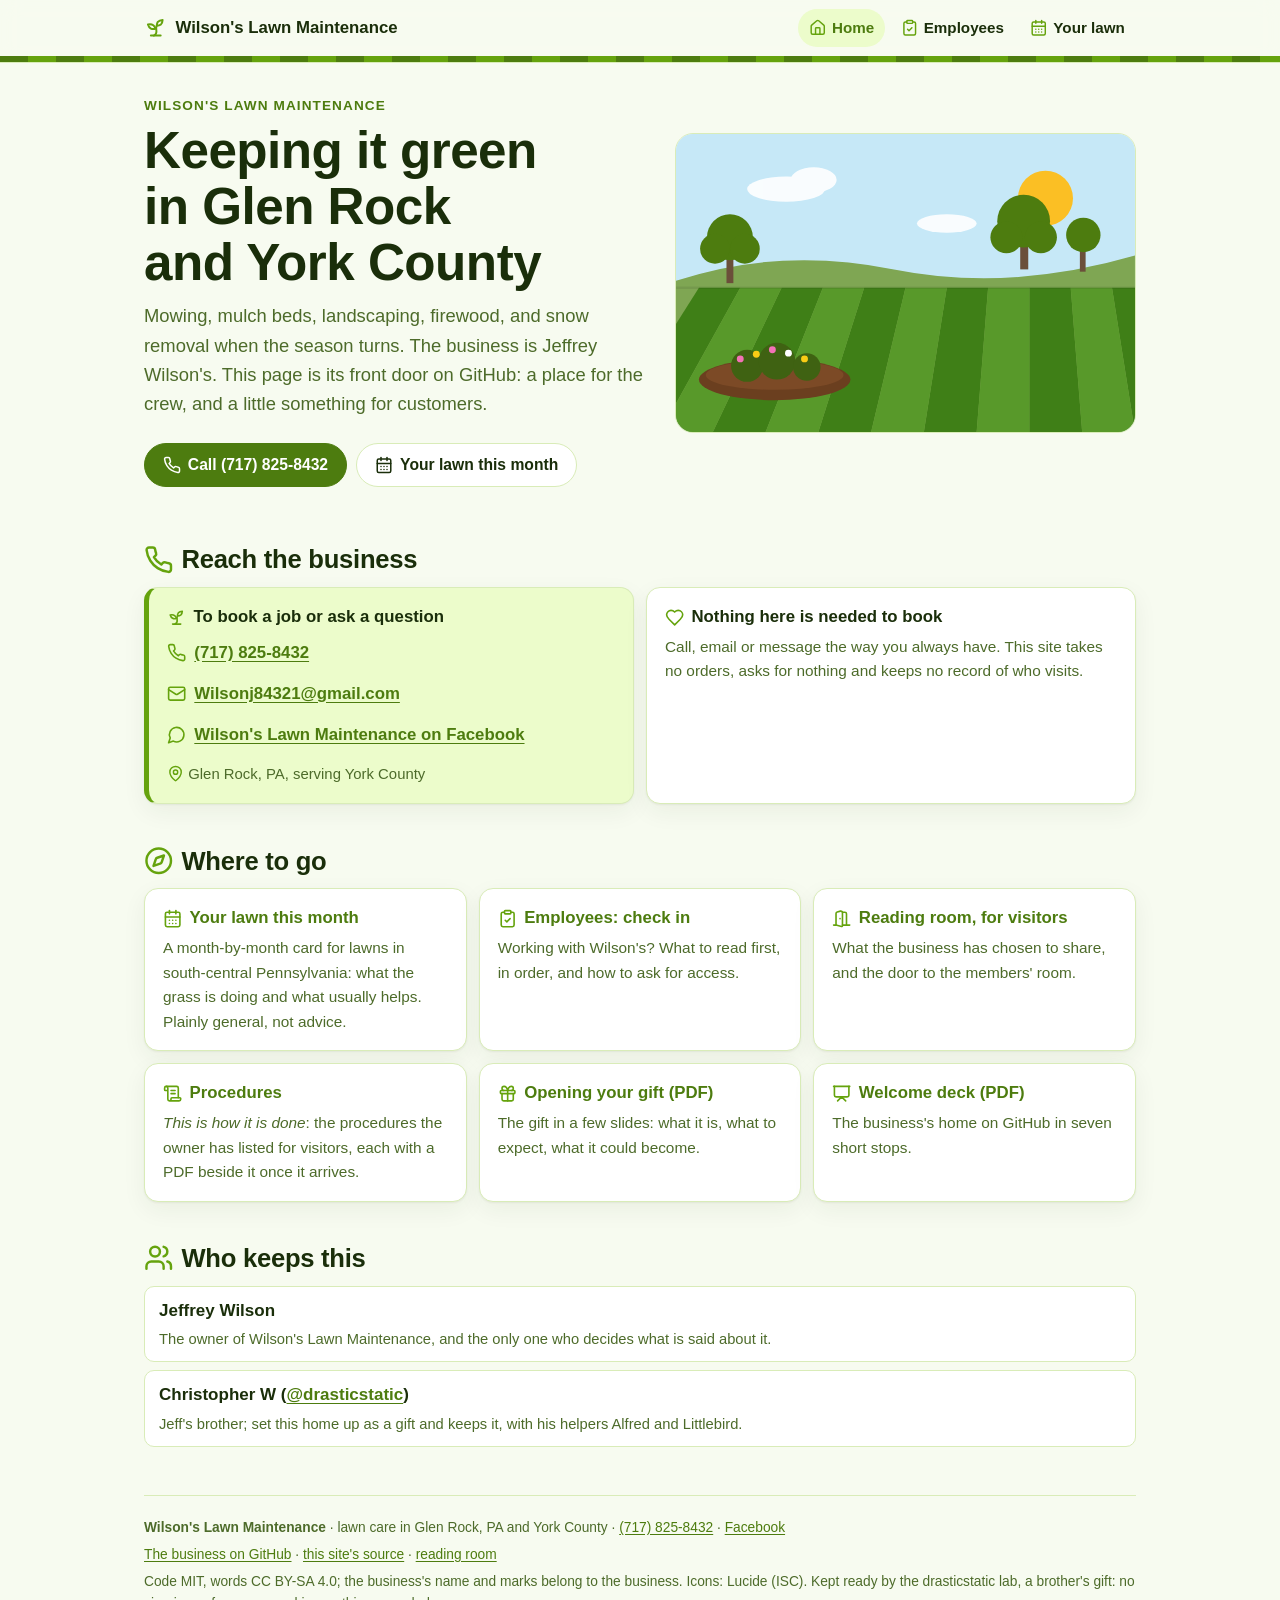
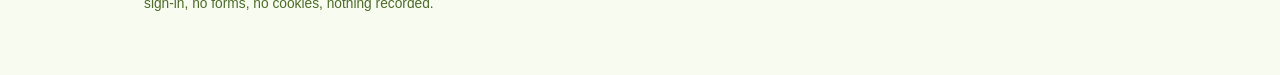
<file: index.html>
<!doctype html>
<html lang="en">
<head>
<meta charset="utf-8">
<meta name="viewport" content="width=device-width, initial-scale=1">
<meta name="color-scheme" content="light dark">
<meta name="theme-color" content="#4d7c0f">
<link rel="icon" href="/assets/favicon.svg" type="image/svg+xml">
<link rel="stylesheet" href="/site.css">
<title>Wilson's Lawn Maintenance on GitHub</title>
<meta name="description" content="Wilson's Lawn Maintenance: lawn care in Glen Rock, PA and York County. How to reach the business, a check-in for the crew, and what your lawn needs this month.">
<link rel="canonical" href="https://wilsonslawnmaintenance.github.io/">
<meta property="og:site_name" content="Wilson's Lawn Maintenance on GitHub">
<meta property="og:type" content="website">
<meta property="og:url" content="https://wilsonslawnmaintenance.github.io/">
<meta property="og:title" content="Wilson's Lawn Maintenance">
<meta property="og:description" content="Lawn care in Glen Rock, PA and York County: mowing, mulch beds, landscaping, firewood, and snow removal when the season turns.">
</head>
<body data-page="home">
<a class="skip" href="#main">Skip to the page</a>
<header class="top">
  <div class="top-in">
    <a class="brand" href="/" aria-label="Wilson's Lawn Maintenance on GitHub, home"><svg class="i" aria-hidden="true" focusable="false" viewBox="0 0 24 24" fill="none" stroke="currentColor" stroke-width="2" stroke-linecap="round" stroke-linejoin="round"><path d="M7 20h10"/><path d="M10 20c5.5-2.5.8-6.4 3-10"/><path d="M9.5 9.4c1.1.8 1.8 2.2 2.3 3.7-2 .4-3.5.4-4.8-.3-1.2-.6-2.3-1.9-3-4.2 2.8-.5 4.4 0 5.5.8z"/><path d="M14.1 6a7 7 0 0 0-1.1 4c1.9-.1 3.3-.6 4.3-1.4 1-1 1.6-2.3 1.7-4.6-2.7.1-4 1-4.9 2z"/></svg><span>Wilson's Lawn Maintenance</span></a>
    <nav class="nav" aria-label="This site">
      <a href="/" data-nav="home" aria-current="page"><svg class="i" aria-hidden="true" focusable="false" viewBox="0 0 24 24" fill="none" stroke="currentColor" stroke-width="2" stroke-linecap="round" stroke-linejoin="round"><path d="M15 21v-8a1 1 0 0 0-1-1h-4a1 1 0 0 0-1 1v8"/><path d="M3 10a2 2 0 0 1 .709-1.528l7-5.999a2 2 0 0 1 2.582 0l7 5.999A2 2 0 0 1 21 10v9a2 2 0 0 1-2 2H5a2 2 0 0 1-2-2z"/></svg>Home</a>
      <a href="/employees/" data-nav="employees"><svg class="i" aria-hidden="true" focusable="false" viewBox="0 0 24 24" fill="none" stroke="currentColor" stroke-width="2" stroke-linecap="round" stroke-linejoin="round"><rect width="8" height="4" x="8" y="2" rx="1" ry="1"/><path d="M16 4h2a2 2 0 0 1 2 2v14a2 2 0 0 1-2 2H6a2 2 0 0 1-2-2V6a2 2 0 0 1 2-2h2"/><path d="m9 14 2 2 4-4"/></svg>Employees</a>
      <a href="/lawn/" data-nav="lawn"><svg class="i" aria-hidden="true" focusable="false" viewBox="0 0 24 24" fill="none" stroke="currentColor" stroke-width="2" stroke-linecap="round" stroke-linejoin="round"><path d="M8 2v4"/><path d="M16 2v4"/><rect width="18" height="18" x="3" y="4" rx="2"/><path d="M3 10h18"/><path d="M8 14h.01"/><path d="M12 14h.01"/><path d="M16 14h.01"/><path d="M8 18h.01"/><path d="M12 18h.01"/><path d="M16 18h.01"/></svg>Your lawn</a>
    </nav>
  </div>
  <div class="mown" aria-hidden="true"></div>
</header>
<main id="main">
  <section class="hero" aria-labelledby="hello">
    <div>
      <p class="kicker">Wilson's Lawn Maintenance</p>
      <h1 id="hello">Keeping it green in Glen Rock and York County</h1>
      <p class="lede">Mowing, mulch beds, landscaping, firewood, and snow removal when the season turns. The business is Jeffrey Wilson's. This page is its front door on GitHub: a place for the crew, and a little something for customers.</p>
      <div class="btns">
        <a class="btn primary" href="tel:+17178258432"><svg class="i" aria-hidden="true" focusable="false" viewBox="0 0 24 24" fill="none" stroke="currentColor" stroke-width="2" stroke-linecap="round" stroke-linejoin="round"><path d="M22 16.92v3a2 2 0 0 1-2.18 2 19.79 19.79 0 0 1-8.63-3.07 19.5 19.5 0 0 1-6-6 19.79 19.79 0 0 1-3.07-8.67A2 2 0 0 1 4.11 2h3a2 2 0 0 1 2 1.72 12.84 12.84 0 0 0 .7 2.81 2 2 0 0 1-.45 2.11L8.09 9.91a16 16 0 0 0 6 6l1.27-1.27a2 2 0 0 1 2.11-.45 12.84 12.84 0 0 0 2.81.7A2 2 0 0 1 22 16.92z"/></svg>Call (717) 825-8432</a>
        <a class="btn" href="/lawn/"><svg class="i" aria-hidden="true" focusable="false" viewBox="0 0 24 24" fill="none" stroke="currentColor" stroke-width="2" stroke-linecap="round" stroke-linejoin="round"><path d="M8 2v4"/><path d="M16 2v4"/><rect width="18" height="18" x="3" y="4" rx="2"/><path d="M3 10h18"/><path d="M8 14h.01"/><path d="M12 14h.01"/><path d="M16 14h.01"/><path d="M8 18h.01"/><path d="M12 18h.01"/><path d="M16 18h.01"/></svg>Your lawn this month</a>
      </div>
    </div>
    <div class="hero-art">
<svg class="scene" viewBox="0 0 400 260" preserveAspectRatio="xMidYMid slice" role="img" aria-labelledby="sc-t sc-d">
  <title id="sc-t">A lawn, mown in stripes</title>
  <desc id="sc-d">A drawing of a striped lawn with a mulch bed, trees and sky. On the lawn page its colours change with the month: snow in winter, fresh green in spring, a little tan in a dry summer, leaves in fall.</desc>
  <rect id="sc-sky" width="400" height="260" fill="#c6e8f7"/>
  <circle id="sc-sun" cx="322" cy="56" r="24" fill="#fbbf24"/>
  <g id="sc-clouds" fill="#fff" opacity=".9">
    <ellipse cx="96" cy="48" rx="34" ry="11"/><ellipse cx="120" cy="40" rx="20" ry="11"/>
    <ellipse cx="236" cy="78" rx="26" ry="8"/>
  </g>
  <path id="sc-hill" d="M0 128Q90 98 190 118T400 106V260H0Z" fill="#7fa653"/>
  <g id="sc-trunks" fill="#6b4f3a">
    <rect x="44" y="96" width="6" height="34"/><rect x="300" y="84" width="7" height="34"/><rect x="352" y="94" width="5" height="26"/>
  </g>
  <g id="sc-crowns" fill="#4d7c0f">
    <circle cx="47" cy="90" r="20"/><circle cx="34" cy="100" r="13"/><circle cx="60" cy="100" r="13"/>
    <circle cx="303" cy="76" r="23"/><circle cx="288" cy="90" r="14"/><circle cx="318" cy="90" r="14"/>
    <circle cx="355" cy="88" r="15"/>
  </g>
  <g id="sc-g1" fill="#3f7f17">
    <path d="M-60 260L20 134H56L-14 260Z"/><path d="M32 260L92 134H128L78 260Z"/><path d="M124 260L164 134H200L170 260Z"/>
    <path d="M216 260L236 134H272L262 260Z"/><path d="M308 260L308 134H344L354 260Z"/><path d="M400 260L380 134H416L446 260Z"/>
  </g>
  <g id="sc-g2" fill="#58992a">
    <path d="M-14 260L56 134H92L32 260Z"/><path d="M78 260L128 134H164L124 260Z"/><path d="M170 260L200 134H236L216 260Z"/>
    <path d="M262 260L272 134H308L308 260Z"/><path d="M354 260L344 134H380L400 260Z"/>
  </g>
  <path d="M0 134H400" stroke="#000" stroke-opacity=".08" stroke-width="2"/>
  <ellipse cx="86" cy="214" rx="66" ry="18" fill="#6b3f1f"/>
  <ellipse cx="86" cy="210" rx="60" ry="13" fill="#7c4a26"/>
  <g id="sc-shrubs" fill="#3f6212">
    <circle cx="62" cy="202" r="14"/><circle cx="88" cy="198" r="16"/><circle cx="114" cy="203" r="12"/>
  </g>
  <g id="sc-flowers" opacity="1">
    <circle cx="56" cy="196" r="3" fill="#f472b6"/><circle cx="70" cy="192" r="3" fill="#facc15"/><circle cx="84" cy="188" r="3" fill="#f472b6"/>
    <circle cx="98" cy="191" r="3" fill="#fff"/><circle cx="112" cy="196" r="3" fill="#facc15"/>
  </g>
  <g id="sc-leaves" opacity="0">
    <ellipse cx="160" cy="200" rx="5" ry="2.6" fill="#ea580c" transform="rotate(-20 160 200)"/>
    <ellipse cx="210" cy="226" rx="5" ry="2.6" fill="#b45309" transform="rotate(30 210 226)"/>
    <ellipse cx="262" cy="190" rx="5" ry="2.6" fill="#dc2626" transform="rotate(10 262 190)"/>
    <ellipse cx="300" cy="236" rx="5" ry="2.6" fill="#f59e0b" transform="rotate(-40 300 236)"/>
    <ellipse cx="348" cy="208" rx="5" ry="2.6" fill="#ea580c" transform="rotate(25 348 208)"/>
    <ellipse cx="190" cy="168" rx="4" ry="2.2" fill="#f59e0b" transform="rotate(-10 190 168)"/>
    <ellipse cx="236" cy="252" rx="5" ry="2.6" fill="#dc2626" transform="rotate(50 236 252)"/>
  </g>
  <g id="sc-snow" opacity="0">
    <path d="M0 132Q100 126 200 134T400 130V260H0Z" fill="#f8fafc" opacity=".9"/>
    <ellipse cx="86" cy="196" rx="44" ry="8" fill="#fff"/>
    <g fill="#fff">
      <circle cx="30" cy="30" r="2"/><circle cx="80" cy="70" r="2.4"/><circle cx="140" cy="24" r="1.8"/><circle cx="190" cy="56" r="2.2"/>
      <circle cx="250" cy="30" r="2"/><circle cx="280" cy="100" r="2.4"/><circle cx="370" cy="40" r="2"/><circle cx="160" cy="96" r="1.8"/>
      <circle cx="230" cy="110" r="2"/><circle cx="20" cy="110" r="2.2"/><circle cx="380" cy="120" r="1.8"/>
    </g>
  </g>
  <g id="sc-wood" opacity="0">
    <rect x="300" y="196" width="78" height="38" rx="3" fill="#5b3a1e"/>
    <g fill="#c08a52" stroke="#7c4a26" stroke-width="1.5">
      <circle cx="312" cy="206" r="7"/><circle cx="328" cy="206" r="7"/><circle cx="344" cy="206" r="7"/><circle cx="360" cy="206" r="7"/>
      <circle cx="320" cy="222" r="7"/><circle cx="336" cy="222" r="7"/><circle cx="352" cy="222" r="7"/><circle cx="368" cy="222" r="7"/>
    </g>
  </g>
</svg>
    </div>
  </section>

  <h2><svg class="i" aria-hidden="true" focusable="false" viewBox="0 0 24 24" fill="none" stroke="currentColor" stroke-width="2" stroke-linecap="round" stroke-linejoin="round"><path d="M22 16.92v3a2 2 0 0 1-2.18 2 19.79 19.79 0 0 1-8.63-3.07 19.5 19.5 0 0 1-6-6 19.79 19.79 0 0 1-3.07-8.67A2 2 0 0 1 4.11 2h3a2 2 0 0 1 2 1.72 12.84 12.84 0 0 0 .7 2.81 2 2 0 0 1-.45 2.11L8.09 9.91a16 16 0 0 0 6 6l1.27-1.27a2 2 0 0 1 2.11-.45 12.84 12.84 0 0 0 2.81.7A2 2 0 0 1 22 16.92z"/></svg>Reach the business</h2>
  <div class="grid">
    <div class="card door">
      <h3><svg class="i" aria-hidden="true" focusable="false" viewBox="0 0 24 24" fill="none" stroke="currentColor" stroke-width="2" stroke-linecap="round" stroke-linejoin="round"><path d="M7 20h10"/><path d="M10 20c5.5-2.5.8-6.4 3-10"/><path d="M9.5 9.4c1.1.8 1.8 2.2 2.3 3.7-2 .4-3.5.4-4.8-.3-1.2-.6-2.3-1.9-3-4.2 2.8-.5 4.4 0 5.5.8z"/><path d="M14.1 6a7 7 0 0 0-1.1 4c1.9-.1 3.3-.6 4.3-1.4 1-1 1.6-2.3 1.7-4.6-2.7.1-4 1-4.9 2z"/></svg>To book a job or ask a question</h3>
      <ul class="reach">
        <li><a href="tel:+17178258432"><svg class="i" aria-hidden="true" focusable="false" viewBox="0 0 24 24" fill="none" stroke="currentColor" stroke-width="2" stroke-linecap="round" stroke-linejoin="round"><path d="M22 16.92v3a2 2 0 0 1-2.18 2 19.79 19.79 0 0 1-8.63-3.07 19.5 19.5 0 0 1-6-6 19.79 19.79 0 0 1-3.07-8.67A2 2 0 0 1 4.11 2h3a2 2 0 0 1 2 1.72 12.84 12.84 0 0 0 .7 2.81 2 2 0 0 1-.45 2.11L8.09 9.91a16 16 0 0 0 6 6l1.27-1.27a2 2 0 0 1 2.11-.45 12.84 12.84 0 0 0 2.81.7A2 2 0 0 1 22 16.92z"/></svg>(717) 825-8432</a></li>
        <li><a href="mailto:Wilsonj84321@gmail.com"><svg class="i" aria-hidden="true" focusable="false" viewBox="0 0 24 24" fill="none" stroke="currentColor" stroke-width="2" stroke-linecap="round" stroke-linejoin="round"><rect width="20" height="16" x="2" y="4" rx="2"/><path d="m22 7-8.97 5.7a1.94 1.94 0 0 1-2.06 0L2 7"/></svg>Wilsonj84321@gmail.com</a></li>
        <li><a href="https://www.facebook.com/WilsonslawnmaintenancePA/"><svg class="i" aria-hidden="true" focusable="false" viewBox="0 0 24 24" fill="none" stroke="currentColor" stroke-width="2" stroke-linecap="round" stroke-linejoin="round"><path d="M7.9 20A9 9 0 1 0 4 16.1L2 22Z"/></svg>Wilson's Lawn Maintenance on Facebook</a></li>
        <li><span class="muted"><svg class="i" aria-hidden="true" focusable="false" viewBox="0 0 24 24" fill="none" stroke="currentColor" stroke-width="2" stroke-linecap="round" stroke-linejoin="round"><path d="M20 10c0 4.993-5.539 10.193-7.399 11.799a1 1 0 0 1-1.202 0C9.539 20.193 4 14.993 4 10a8 8 0 0 1 16 0"/><circle cx="12" cy="10" r="3"/></svg> Glen Rock, PA, serving York County</span></li>
      </ul>
    </div>
    <div class="card">
      <h3><svg class="i" aria-hidden="true" focusable="false" viewBox="0 0 24 24" fill="none" stroke="currentColor" stroke-width="2" stroke-linecap="round" stroke-linejoin="round"><path d="M19 14c1.49-1.46 3-3.21 3-5.5A5.5 5.5 0 0 0 16.5 3c-1.76 0-3 .5-4.5 2-1.5-1.5-2.74-2-4.5-2A5.5 5.5 0 0 0 2 8.5c0 2.3 1.5 4.05 3 5.5l7 7Z"/></svg>Nothing here is needed to book</h3>
      <p>Call, email or message the way you always have. This site takes no orders, asks for nothing and keeps no record of who visits.</p>
    </div>
  </div>

  <h2><svg class="i" aria-hidden="true" focusable="false" viewBox="0 0 24 24" fill="none" stroke="currentColor" stroke-width="2" stroke-linecap="round" stroke-linejoin="round"><path d="m16.24 7.76-1.804 5.411a2 2 0 0 1-1.265 1.265L7.76 16.24l1.804-5.411a2 2 0 0 1 1.265-1.265z"/><circle cx="12" cy="12" r="10"/></svg>Where to go</h2>
  <div class="grid">
    <a class="card" href="/lawn/">
      <h3><svg class="i" aria-hidden="true" focusable="false" viewBox="0 0 24 24" fill="none" stroke="currentColor" stroke-width="2" stroke-linecap="round" stroke-linejoin="round"><path d="M8 2v4"/><path d="M16 2v4"/><rect width="18" height="18" x="3" y="4" rx="2"/><path d="M3 10h18"/><path d="M8 14h.01"/><path d="M12 14h.01"/><path d="M16 14h.01"/><path d="M8 18h.01"/><path d="M12 18h.01"/><path d="M16 18h.01"/></svg>Your lawn this month</h3>
      <p>A month-by-month card for lawns in south-central Pennsylvania: what the grass is doing and what usually helps. Plainly general, not advice.</p>
    </a>
    <a class="card" href="/employees/">
      <h3><svg class="i" aria-hidden="true" focusable="false" viewBox="0 0 24 24" fill="none" stroke="currentColor" stroke-width="2" stroke-linecap="round" stroke-linejoin="round"><rect width="8" height="4" x="8" y="2" rx="1" ry="1"/><path d="M16 4h2a2 2 0 0 1 2 2v14a2 2 0 0 1-2 2H6a2 2 0 0 1-2-2V6a2 2 0 0 1 2-2h2"/><path d="m9 14 2 2 4-4"/></svg>Employees: check in</h3>
      <p>Working with Wilson's? What to read first, in order, and how to ask for access.</p>
    </a>
    <a class="card" href="https://wilsonslawnmaintenance.github.io/reading-room-public/">
      <h3><svg class="i" aria-hidden="true" focusable="false" viewBox="0 0 24 24" fill="none" stroke="currentColor" stroke-width="2" stroke-linecap="round" stroke-linejoin="round"><path d="M13 4h3a2 2 0 0 1 2 2v14"/><path d="M2 20h3"/><path d="M13 20h9"/><path d="M10 12v.01"/><path d="M13 4.562v16.157a1 1 0 0 1-1.242.97L5 20V5.562a2 2 0 0 1 1.515-1.94l4-1A2 2 0 0 1 13 4.561Z"/></svg>Reading room, for visitors</h3>
      <p>What the business has chosen to share, and the door to the members' room.</p>
    </a>
    <a class="card" href="https://github.com/WILSONSLAWNMAINTENANCE/ops-standard-operating-procedures-public">
      <h3><svg class="i" aria-hidden="true" focusable="false" viewBox="0 0 24 24" fill="none" stroke="currentColor" stroke-width="2" stroke-linecap="round" stroke-linejoin="round"><path d="M15 12h-5"/><path d="M15 8h-5"/><path d="M19 17V5a2 2 0 0 0-2-2H4"/><path d="M8 21h12a2 2 0 0 0 2-2v-1a1 1 0 0 0-1-1H11a1 1 0 0 0-1 1v1a2 2 0 1 1-4 0V5a2 2 0 1 0-4 0v2a1 1 0 0 0 1 1h3"/></svg>Procedures</h3>
      <p><em>This is how it is done</em>: the procedures the owner has listed for visitors, each with a PDF beside it once it arrives.</p>
    </a>
    <a class="card" href="https://github.com/WILSONSLAWNMAINTENANCE/.github/blob/main/decks/opening-your-gift.marp.pdf">
      <h3><svg class="i" aria-hidden="true" focusable="false" viewBox="0 0 24 24" fill="none" stroke="currentColor" stroke-width="2" stroke-linecap="round" stroke-linejoin="round"><rect x="3" y="8" width="18" height="4" rx="1"/><path d="M12 8v13"/><path d="M19 12v7a2 2 0 0 1-2 2H7a2 2 0 0 1-2-2v-7"/><path d="M7.5 8a2.5 2.5 0 0 1 0-5A4.8 8 0 0 1 12 8a4.8 8 0 0 1 4.5-5 2.5 2.5 0 0 1 0 5"/></svg>Opening your gift (PDF)</h3>
      <p>The gift in a few slides: what it is, what to expect, what it could become.</p>
    </a>
    <a class="card" href="https://github.com/WILSONSLAWNMAINTENANCE/.github/blob/main/decks/welcome.marp.pdf">
      <h3><svg class="i" aria-hidden="true" focusable="false" viewBox="0 0 24 24" fill="none" stroke="currentColor" stroke-width="2" stroke-linecap="round" stroke-linejoin="round"><path d="M2 3h20"/><path d="M21 3v11a2 2 0 0 1-2 2H5a2 2 0 0 1-2-2V3"/><path d="m7 21 5-5 5 5"/></svg>Welcome deck (PDF)</h3>
      <p>The business's home on GitHub in seven short stops.</p>
    </a>
  </div>

  <h2><svg class="i" aria-hidden="true" focusable="false" viewBox="0 0 24 24" fill="none" stroke="currentColor" stroke-width="2" stroke-linecap="round" stroke-linejoin="round"><path d="M16 21v-2a4 4 0 0 0-4-4H6a4 4 0 0 0-4 4v2"/><circle cx="9" cy="7" r="4"/><path d="M22 21v-2a4 4 0 0 0-3-3.87"/><path d="M16 3.13a4 4 0 0 1 0 7.75"/></svg>Who keeps this</h2>
  <ul class="list">
    <li><span class="t">Jeffrey Wilson</span><span class="d">The owner of Wilson's Lawn Maintenance, and the only one who decides what is said about it.</span></li>
    <li><span class="t">Christopher W (<a href="https://github.com/drasticstatic">@drasticstatic</a>)</span><span class="d">Jeff's brother; set this home up as a gift and keeps it, with his helpers Alfred and Littlebird.</span></li>
  </ul>

<footer>
  <p><strong>Wilson's Lawn Maintenance</strong> · lawn care in Glen Rock, PA and York County · <a href="tel:+17178258432">(717) 825-8432</a> · <a href="https://www.facebook.com/WilsonslawnmaintenancePA/">Facebook</a></p>
  <p><a href="https://github.com/WILSONSLAWNMAINTENANCE">The business on GitHub</a> · <a href="https://github.com/WILSONSLAWNMAINTENANCE/wilsonslawnmaintenance.github.io">this site's source</a> · <a href="https://wilsonslawnmaintenance.github.io/reading-room-public/">reading room</a></p>
  <p>Code MIT, words CC BY-SA 4.0; the business's name and marks belong to the business. Icons: Lucide (ISC). Kept ready by the drasticstatic lab, a brother's gift: no sign-in, no forms, no cookies, nothing recorded.</p>
</footer>
</main>
</body>
</html>
</file>
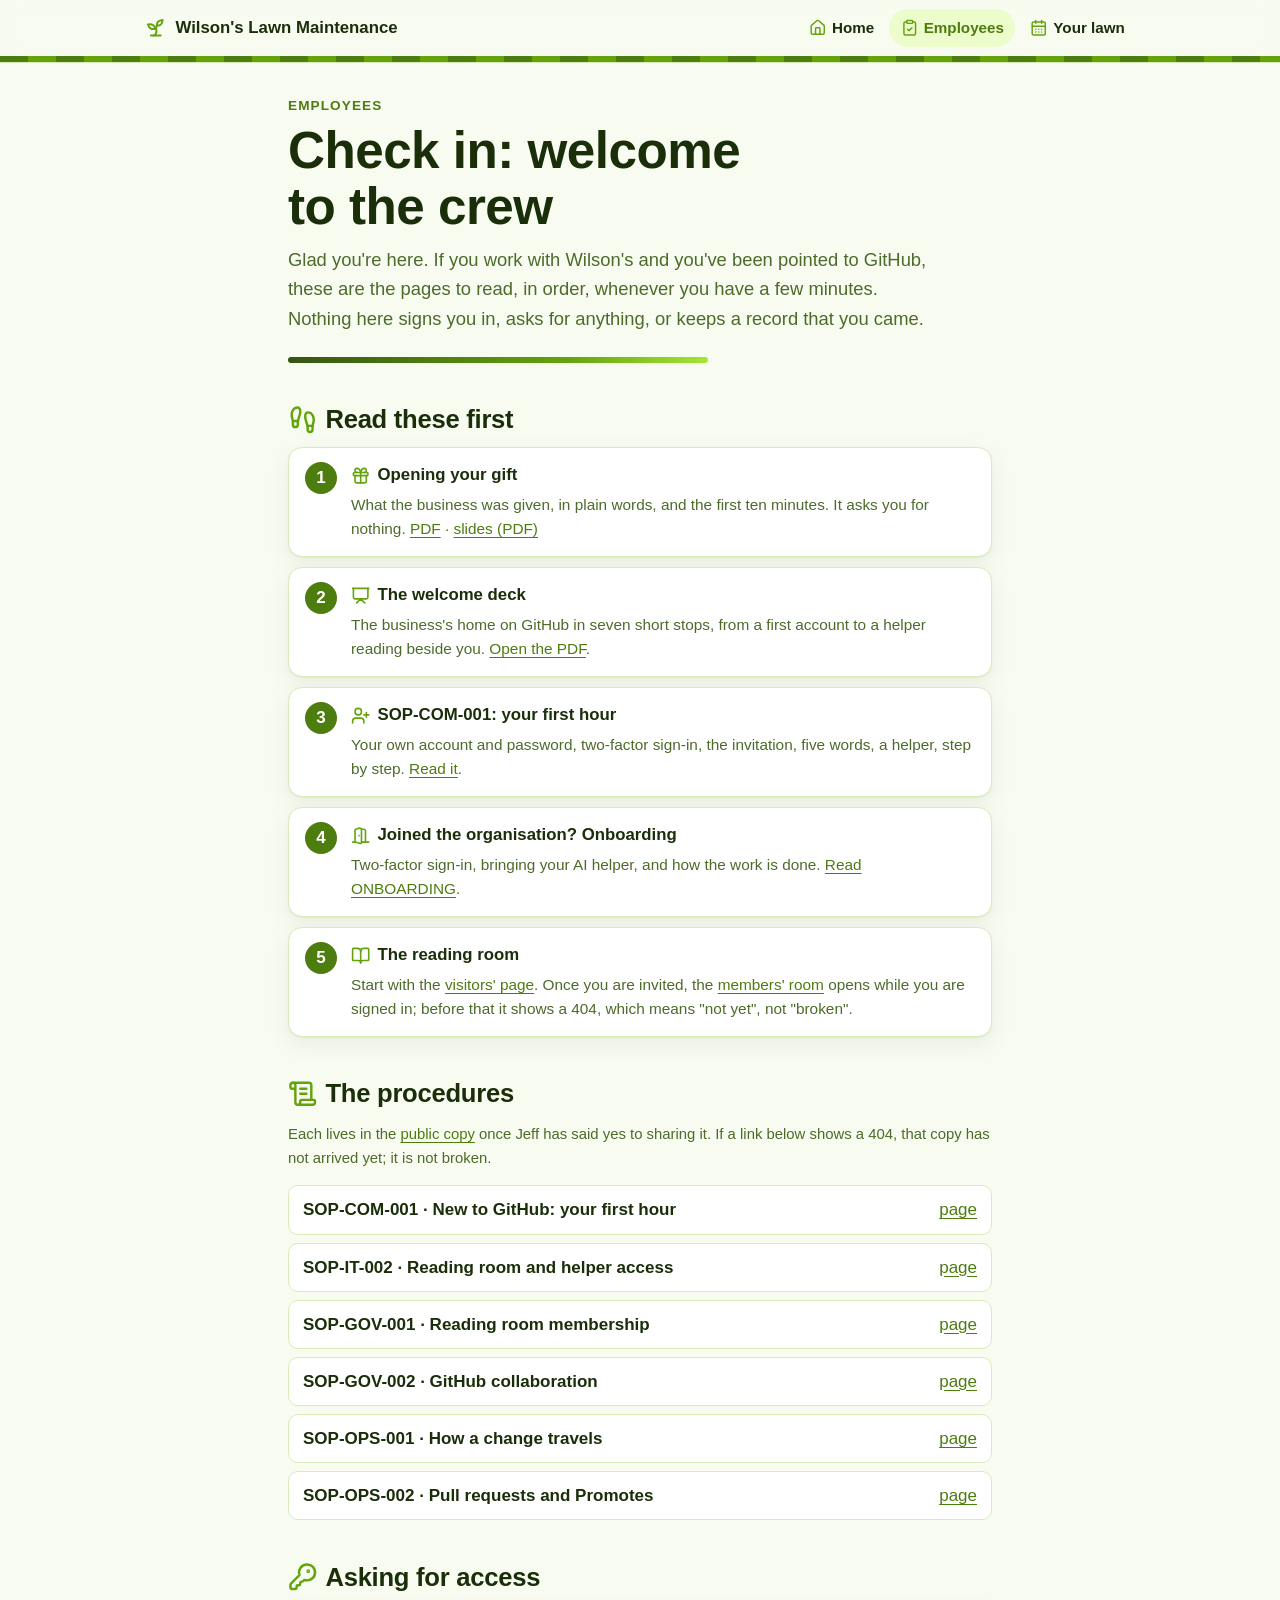
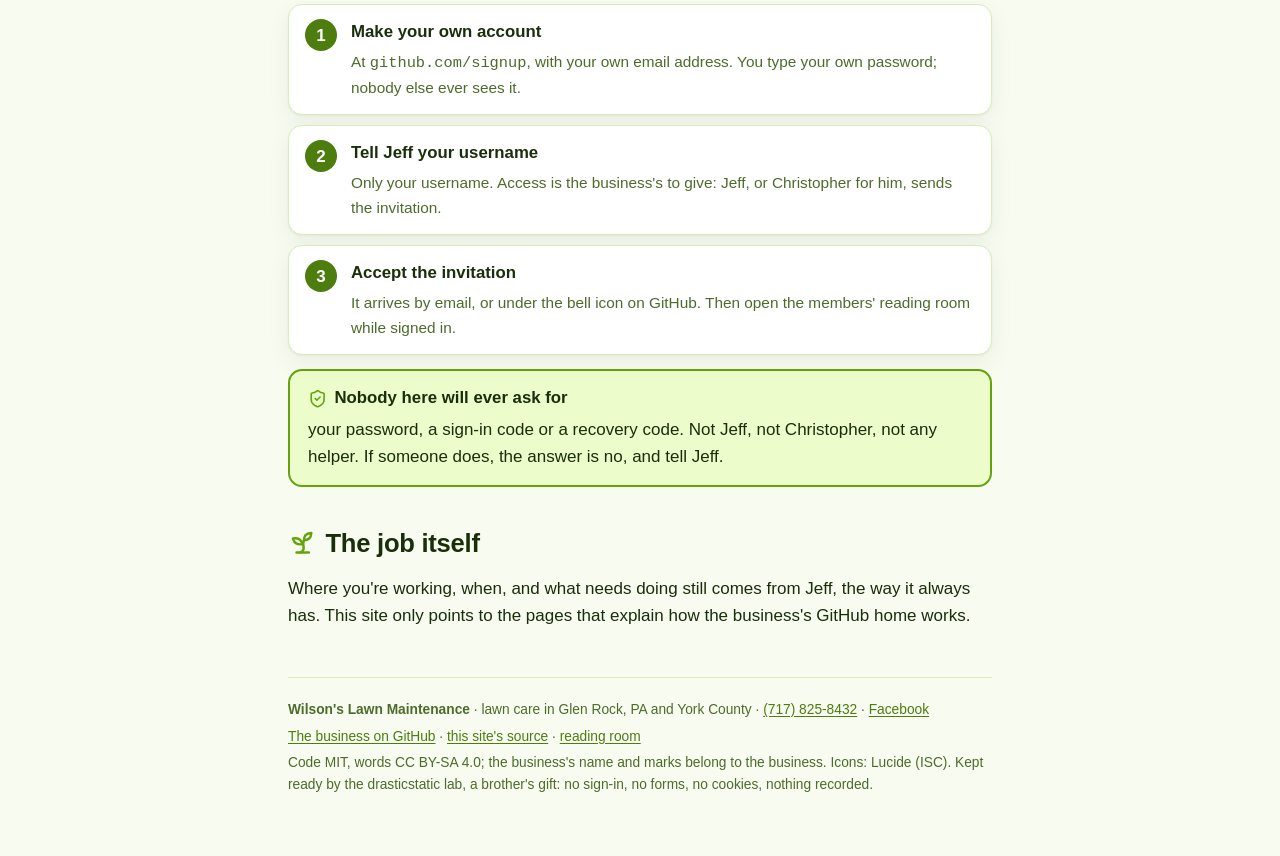
<file: employees/index.html>
<!doctype html>
<html lang="en">
<head>
<meta charset="utf-8">
<meta name="viewport" content="width=device-width, initial-scale=1">
<meta name="color-scheme" content="light dark">
<meta name="theme-color" content="#4d7c0f">
<link rel="icon" href="/assets/favicon.svg" type="image/svg+xml">
<link rel="stylesheet" href="/site.css">
<title>Employees · Wilson's Lawn</title>
<meta name="description" content="Working with Wilson's Lawn Maintenance? What to read first, the procedures, and how to ask for access. A page to read: it signs nobody in and records nothing.">
<link rel="canonical" href="https://wilsonslawnmaintenance.github.io/employees/">
</head>
<body data-page="employees">
<a class="skip" href="#main">Skip to the page</a>
<header class="top">
  <div class="top-in">
    <a class="brand" href="/" aria-label="Wilson's Lawn Maintenance on GitHub, home"><svg class="i" aria-hidden="true" focusable="false" viewBox="0 0 24 24" fill="none" stroke="currentColor" stroke-width="2" stroke-linecap="round" stroke-linejoin="round"><path d="M7 20h10"/><path d="M10 20c5.5-2.5.8-6.4 3-10"/><path d="M9.5 9.4c1.1.8 1.8 2.2 2.3 3.7-2 .4-3.5.4-4.8-.3-1.2-.6-2.3-1.9-3-4.2 2.8-.5 4.4 0 5.5.8z"/><path d="M14.1 6a7 7 0 0 0-1.1 4c1.9-.1 3.3-.6 4.3-1.4 1-1 1.6-2.3 1.7-4.6-2.7.1-4 1-4.9 2z"/></svg><span>Wilson's Lawn Maintenance</span></a>
    <nav class="nav" aria-label="This site">
      <a href="/" data-nav="home"><svg class="i" aria-hidden="true" focusable="false" viewBox="0 0 24 24" fill="none" stroke="currentColor" stroke-width="2" stroke-linecap="round" stroke-linejoin="round"><path d="M15 21v-8a1 1 0 0 0-1-1h-4a1 1 0 0 0-1 1v8"/><path d="M3 10a2 2 0 0 1 .709-1.528l7-5.999a2 2 0 0 1 2.582 0l7 5.999A2 2 0 0 1 21 10v9a2 2 0 0 1-2 2H5a2 2 0 0 1-2-2z"/></svg>Home</a>
      <a href="/employees/" data-nav="employees" aria-current="page"><svg class="i" aria-hidden="true" focusable="false" viewBox="0 0 24 24" fill="none" stroke="currentColor" stroke-width="2" stroke-linecap="round" stroke-linejoin="round"><rect width="8" height="4" x="8" y="2" rx="1" ry="1"/><path d="M16 4h2a2 2 0 0 1 2 2v14a2 2 0 0 1-2 2H6a2 2 0 0 1-2-2V6a2 2 0 0 1 2-2h2"/><path d="m9 14 2 2 4-4"/></svg>Employees</a>
      <a href="/lawn/" data-nav="lawn"><svg class="i" aria-hidden="true" focusable="false" viewBox="0 0 24 24" fill="none" stroke="currentColor" stroke-width="2" stroke-linecap="round" stroke-linejoin="round"><path d="M8 2v4"/><path d="M16 2v4"/><rect width="18" height="18" x="3" y="4" rx="2"/><path d="M3 10h18"/><path d="M8 14h.01"/><path d="M12 14h.01"/><path d="M16 14h.01"/><path d="M8 18h.01"/><path d="M12 18h.01"/><path d="M16 18h.01"/></svg>Your lawn</a>
    </nav>
  </div>
  <div class="mown" aria-hidden="true"></div>
</header>
<main id="main" class="narrow">
  <p class="kicker">Employees</p>
  <h1>Check in: welcome to the crew</h1>
  <p class="lede">Glad you're here. If you work with Wilson's and you've been pointed to GitHub, these are the pages to read, in order, whenever you have a few minutes. Nothing here signs you in, asks for anything, or keeps a record that you came.</p>
  <div class="stripe" aria-hidden="true"></div>

  <h2><svg class="i" aria-hidden="true" focusable="false" viewBox="0 0 24 24" fill="none" stroke="currentColor" stroke-width="2" stroke-linecap="round" stroke-linejoin="round"><path d="M4 16v-2.38C4 11.5 2.97 10.5 3 8c.03-2.72 1.49-6 4.5-6C9.37 2 10 3.8 10 5.5c0 3.11-2 5.66-2 8.68V16a2 2 0 1 1-4 0Z"/><path d="M20 20v-2.38c0-2.12 1.03-3.12 1-5.62-.03-2.72-1.49-6-4.5-6C14.63 6 14 7.8 14 9.5c0 3.11 2 5.66 2 8.68V20a2 2 0 1 0 4 0Z"/><path d="M16 17h4"/><path d="M4 13h4"/></svg>Read these first</h2>
  <ol class="steps">
    <li>
      <h3><svg class="i" aria-hidden="true" focusable="false" viewBox="0 0 24 24" fill="none" stroke="currentColor" stroke-width="2" stroke-linecap="round" stroke-linejoin="round"><rect x="3" y="8" width="18" height="4" rx="1"/><path d="M12 8v13"/><path d="M19 12v7a2 2 0 0 1-2 2H7a2 2 0 0 1-2-2v-7"/><path d="M7.5 8a2.5 2.5 0 0 1 0-5A4.8 8 0 0 1 12 8a4.8 8 0 0 1 4.5-5 2.5 2.5 0 0 1 0 5"/></svg>Opening your gift</h3>
      <p>What the business was given, in plain words, and the first ten minutes. It asks you for nothing. <a href="https://github.com/WILSONSLAWNMAINTENANCE/.github/blob/main/OPENING-YOUR-GIFT.pdf">PDF</a> · <a href="https://github.com/WILSONSLAWNMAINTENANCE/.github/blob/main/decks/opening-your-gift.marp.pdf">slides (PDF)</a></p>
    </li>
    <li>
      <h3><svg class="i" aria-hidden="true" focusable="false" viewBox="0 0 24 24" fill="none" stroke="currentColor" stroke-width="2" stroke-linecap="round" stroke-linejoin="round"><path d="M2 3h20"/><path d="M21 3v11a2 2 0 0 1-2 2H5a2 2 0 0 1-2-2V3"/><path d="m7 21 5-5 5 5"/></svg>The welcome deck</h3>
      <p>The business's home on GitHub in seven short stops, from a first account to a helper reading beside you. <a href="https://github.com/WILSONSLAWNMAINTENANCE/.github/blob/main/decks/welcome.marp.pdf">Open the PDF</a>.</p>
    </li>
    <li>
      <h3><svg class="i" aria-hidden="true" focusable="false" viewBox="0 0 24 24" fill="none" stroke="currentColor" stroke-width="2" stroke-linecap="round" stroke-linejoin="round"><path d="M16 21v-2a4 4 0 0 0-4-4H6a4 4 0 0 0-4 4v2"/><circle cx="9" cy="7" r="4"/><line x1="19" x2="19" y1="8" y2="14"/><line x1="22" x2="16" y1="11" y2="11"/></svg>SOP-COM-001: your first hour</h3>
      <p>Your own account and password, two-factor sign-in, the invitation, five words, a helper, step by step. <a href="https://github.com/WILSONSLAWNMAINTENANCE/ops-standard-operating-procedures-public/blob/main/COM/SOP-COM-001-new-to-github-your-first-hour.md">Read it</a>.</p>
    </li>
    <li>
      <h3><svg class="i" aria-hidden="true" focusable="false" viewBox="0 0 24 24" fill="none" stroke="currentColor" stroke-width="2" stroke-linecap="round" stroke-linejoin="round"><path d="M13 4h3a2 2 0 0 1 2 2v14"/><path d="M2 20h3"/><path d="M13 20h9"/><path d="M10 12v.01"/><path d="M13 4.562v16.157a1 1 0 0 1-1.242.97L5 20V5.562a2 2 0 0 1 1.515-1.94l4-1A2 2 0 0 1 13 4.561Z"/></svg>Joined the organisation? Onboarding</h3>
      <p>Two-factor sign-in, bringing your AI helper, and how the work is done. <a href="https://github.com/WILSONSLAWNMAINTENANCE/.github/blob/main/ONBOARDING.md">Read ONBOARDING</a>.</p>
    </li>
    <li>
      <h3><svg class="i" aria-hidden="true" focusable="false" viewBox="0 0 24 24" fill="none" stroke="currentColor" stroke-width="2" stroke-linecap="round" stroke-linejoin="round"><path d="M12 7v14"/><path d="M3 18a1 1 0 0 1-1-1V4a1 1 0 0 1 1-1h5a4 4 0 0 1 4 4 4 4 0 0 1 4-4h5a1 1 0 0 1 1 1v13a1 1 0 0 1-1 1h-6a3 3 0 0 0-3 3 3 3 0 0 0-3-3z"/></svg>The reading room</h3>
      <p>Start with the <a href="https://wilsonslawnmaintenance.github.io/reading-room-public/">visitors' page</a>. Once you are invited, the <a href="https://github.com/WILSONSLAWNMAINTENANCE/reading-room">members' room</a> opens while you are signed in; before that it shows a 404, which means "not yet", not "broken".</p>
    </li>
  </ol>

  <h2><svg class="i" aria-hidden="true" focusable="false" viewBox="0 0 24 24" fill="none" stroke="currentColor" stroke-width="2" stroke-linecap="round" stroke-linejoin="round"><path d="M15 12h-5"/><path d="M15 8h-5"/><path d="M19 17V5a2 2 0 0 0-2-2H4"/><path d="M8 21h12a2 2 0 0 0 2-2v-1a1 1 0 0 0-1-1H11a1 1 0 0 0-1 1v1a2 2 0 1 1-4 0V5a2 2 0 1 0-4 0v2a1 1 0 0 0 1 1h3"/></svg>The procedures</h2>
  <p class="muted">Each lives in the <a href="https://github.com/WILSONSLAWNMAINTENANCE/ops-standard-operating-procedures-public">public copy</a> once Jeff has said yes to sharing it. If a link below shows a 404, that copy has not arrived yet; it is not broken.</p>
  <ul class="list">
    <li><span class="t">SOP-COM-001 · New to GitHub: your first hour</span><a href="https://github.com/WILSONSLAWNMAINTENANCE/ops-standard-operating-procedures-public/blob/main/COM/SOP-COM-001-new-to-github-your-first-hour.md">page</a></li>
    <li><span class="t">SOP-IT-002 · Reading room and helper access</span><a href="https://github.com/WILSONSLAWNMAINTENANCE/ops-standard-operating-procedures-public/blob/main/IT/SOP-IT-002-reading-room-and-helper-access.md">page</a></li>
    <li><span class="t">SOP-GOV-001 · Reading room membership</span><a href="https://github.com/WILSONSLAWNMAINTENANCE/ops-standard-operating-procedures-public/blob/main/GOV/SOP-GOV-001-board-reading-room-membership.md">page</a></li>
    <li><span class="t">SOP-GOV-002 · GitHub collaboration</span><a href="https://github.com/WILSONSLAWNMAINTENANCE/ops-standard-operating-procedures-public/blob/main/GOV/SOP-GOV-002-github-collaboration.md">page</a></li>
    <li><span class="t">SOP-OPS-001 · How a change travels</span><a href="https://github.com/WILSONSLAWNMAINTENANCE/ops-standard-operating-procedures-public/blob/main/OPS/SOP-OPS-001-how-a-change-travels.md">page</a></li>
    <li><span class="t">SOP-OPS-002 · Pull requests and Promotes</span><a href="https://github.com/WILSONSLAWNMAINTENANCE/ops-standard-operating-procedures-public/blob/main/OPS/SOP-OPS-002-pull-requests-and-promotes.md">page</a></li>
  </ul>

  <h2><svg class="i" aria-hidden="true" focusable="false" viewBox="0 0 24 24" fill="none" stroke="currentColor" stroke-width="2" stroke-linecap="round" stroke-linejoin="round"><path d="M2.586 17.414A2 2 0 0 0 2 18.828V21a1 1 0 0 0 1 1h3a1 1 0 0 0 1-1v-1a1 1 0 0 1 1-1h1a1 1 0 0 0 1-1v-1a1 1 0 0 1 1-1h.172a2 2 0 0 0 1.414-.586l.814-.814a6.5 6.5 0 1 0-4-4z"/><circle cx="16.5" cy="7.5" r=".5" fill="currentColor"/></svg>Asking for access</h2>
  <ol class="steps">
    <li><h3>Make your own account</h3><p>At <code>github.com/signup</code>, with your own email address. You type your own password; nobody else ever sees it.</p></li>
    <li><h3>Tell Jeff your username</h3><p>Only your username. Access is the business's to give: Jeff, or Christopher for him, sends the invitation.</p></li>
    <li><h3>Accept the invitation</h3><p>It arrives by email, or under the bell icon on GitHub. Then open the members' reading room while signed in.</p></li>
  </ol>

  <div class="never" style="margin-top:14px">
    <h3><svg class="i" aria-hidden="true" focusable="false" viewBox="0 0 24 24" fill="none" stroke="currentColor" stroke-width="2" stroke-linecap="round" stroke-linejoin="round"><path d="M20 13c0 5-3.5 7.5-7.66 8.95a1 1 0 0 1-.67-.01C7.5 20.5 4 18 4 13V6a1 1 0 0 1 1-1c2 0 4.5-1.2 6.24-2.72a1.17 1.17 0 0 1 1.52 0C14.51 3.81 17 5 19 5a1 1 0 0 1 1 1z"/><path d="m9 12 2 2 4-4"/></svg>Nobody here will ever ask for</h3>
    <p>your password, a sign-in code or a recovery code. Not Jeff, not Christopher, not any helper. If someone does, the answer is no, and tell Jeff.</p>
  </div>

  <h2><svg class="i" aria-hidden="true" focusable="false" viewBox="0 0 24 24" fill="none" stroke="currentColor" stroke-width="2" stroke-linecap="round" stroke-linejoin="round"><path d="M7 20h10"/><path d="M10 20c5.5-2.5.8-6.4 3-10"/><path d="M9.5 9.4c1.1.8 1.8 2.2 2.3 3.7-2 .4-3.5.4-4.8-.3-1.2-.6-2.3-1.9-3-4.2 2.8-.5 4.4 0 5.5.8z"/><path d="M14.1 6a7 7 0 0 0-1.1 4c1.9-.1 3.3-.6 4.3-1.4 1-1 1.6-2.3 1.7-4.6-2.7.1-4 1-4.9 2z"/></svg>The job itself</h2>
  <p>Where you're working, when, and what needs doing still comes from Jeff, the way it always has. This site only points to the pages that explain how the business's GitHub home works.</p>

<footer>
  <p><strong>Wilson's Lawn Maintenance</strong> · lawn care in Glen Rock, PA and York County · <a href="tel:+17178258432">(717) 825-8432</a> · <a href="https://www.facebook.com/WilsonslawnmaintenancePA/">Facebook</a></p>
  <p><a href="https://github.com/WILSONSLAWNMAINTENANCE">The business on GitHub</a> · <a href="https://github.com/WILSONSLAWNMAINTENANCE/wilsonslawnmaintenance.github.io">this site's source</a> · <a href="https://wilsonslawnmaintenance.github.io/reading-room-public/">reading room</a></p>
  <p>Code MIT, words CC BY-SA 4.0; the business's name and marks belong to the business. Icons: Lucide (ISC). Kept ready by the drasticstatic lab, a brother's gift: no sign-in, no forms, no cookies, nothing recorded.</p>
</footer>
</main>
</body>
</html>
</file>
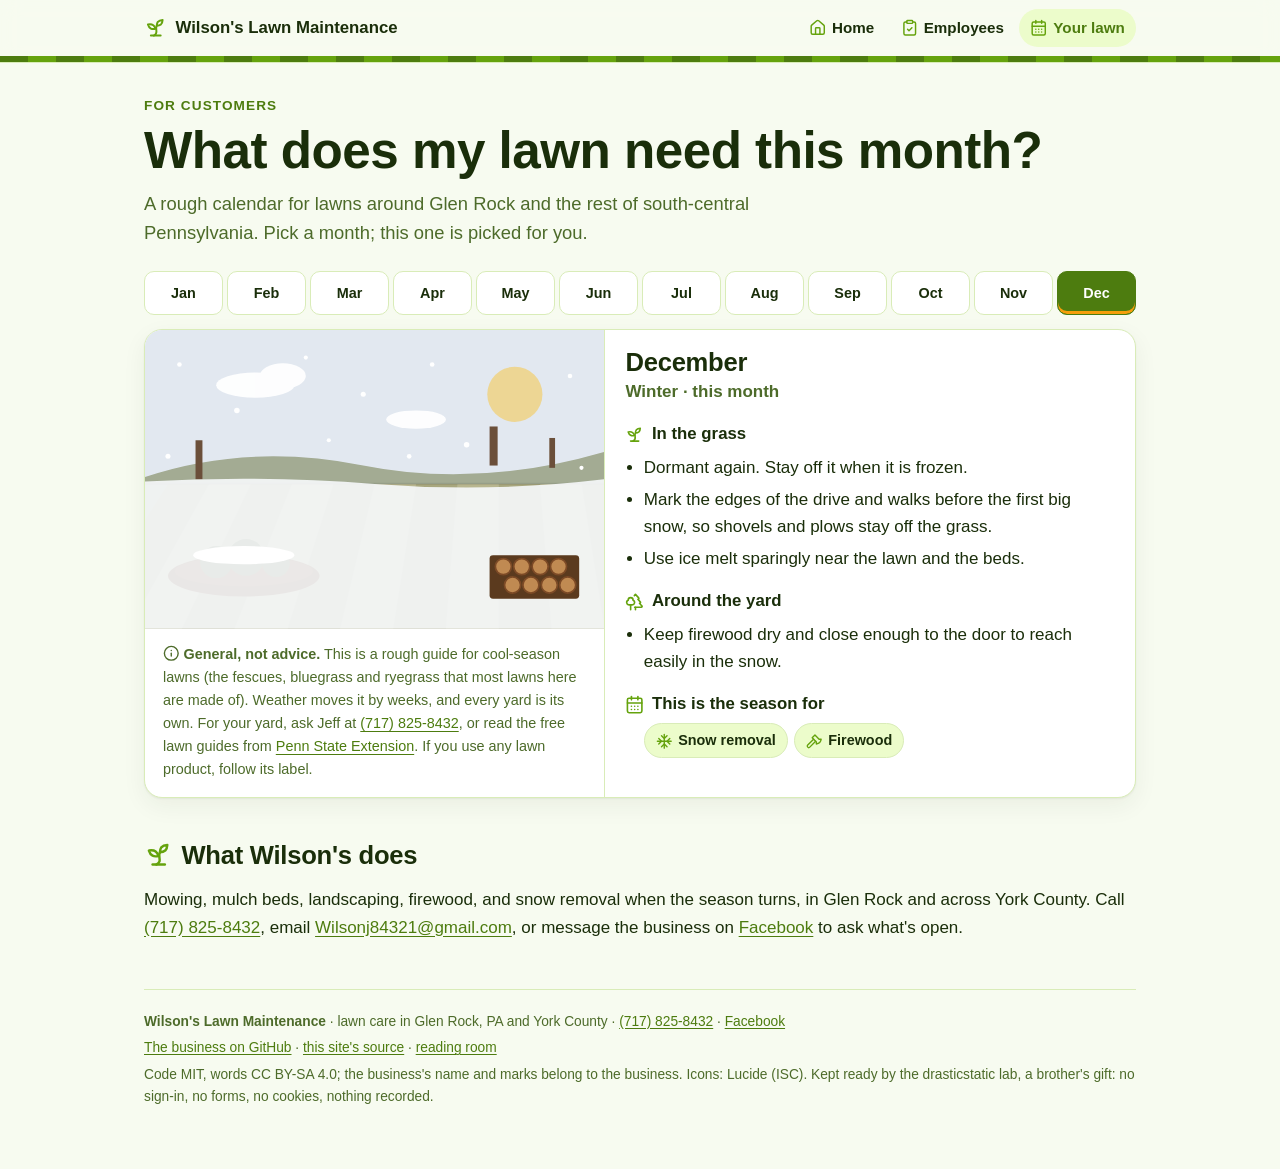
<file: lawn/index.html>
<!doctype html>
<html lang="en">
<head>
<meta charset="utf-8">
<meta name="viewport" content="width=device-width, initial-scale=1">
<meta name="color-scheme" content="light dark">
<meta name="theme-color" content="#4d7c0f">
<link rel="icon" href="/assets/favicon.svg" type="image/svg+xml">
<link rel="stylesheet" href="/site.css">
<title>Your Lawn This Month · Wilson's Lawn</title>
<meta name="description" content="What a lawn in south-central Pennsylvania usually needs, month by month. A general calendar for cool-season grass, not advice for your yard.">
<link rel="canonical" href="https://wilsonslawnmaintenance.github.io/lawn/">
<meta property="og:title" content="Your lawn this month · Wilson's Lawn Maintenance">
<meta property="og:description" content="What a lawn in south-central Pennsylvania usually needs, month by month. General, not advice.">
<meta property="og:url" content="https://wilsonslawnmaintenance.github.io/lawn/">
<meta property="og:type" content="website">
<script src="/lawn/lawn.js" defer></script>
</head>
<body data-page="lawn">
<a class="skip" href="#main">Skip to the page</a>
<header class="top">
  <div class="top-in">
    <a class="brand" href="/" aria-label="Wilson's Lawn Maintenance on GitHub, home"><svg class="i" aria-hidden="true" focusable="false" viewBox="0 0 24 24" fill="none" stroke="currentColor" stroke-width="2" stroke-linecap="round" stroke-linejoin="round"><path d="M7 20h10"/><path d="M10 20c5.5-2.5.8-6.4 3-10"/><path d="M9.5 9.4c1.1.8 1.8 2.2 2.3 3.7-2 .4-3.5.4-4.8-.3-1.2-.6-2.3-1.9-3-4.2 2.8-.5 4.4 0 5.5.8z"/><path d="M14.1 6a7 7 0 0 0-1.1 4c1.9-.1 3.3-.6 4.3-1.4 1-1 1.6-2.3 1.7-4.6-2.7.1-4 1-4.9 2z"/></svg><span>Wilson's Lawn Maintenance</span></a>
    <nav class="nav" aria-label="This site">
      <a href="/" data-nav="home"><svg class="i" aria-hidden="true" focusable="false" viewBox="0 0 24 24" fill="none" stroke="currentColor" stroke-width="2" stroke-linecap="round" stroke-linejoin="round"><path d="M15 21v-8a1 1 0 0 0-1-1h-4a1 1 0 0 0-1 1v8"/><path d="M3 10a2 2 0 0 1 .709-1.528l7-5.999a2 2 0 0 1 2.582 0l7 5.999A2 2 0 0 1 21 10v9a2 2 0 0 1-2 2H5a2 2 0 0 1-2-2z"/></svg>Home</a>
      <a href="/employees/" data-nav="employees"><svg class="i" aria-hidden="true" focusable="false" viewBox="0 0 24 24" fill="none" stroke="currentColor" stroke-width="2" stroke-linecap="round" stroke-linejoin="round"><rect width="8" height="4" x="8" y="2" rx="1" ry="1"/><path d="M16 4h2a2 2 0 0 1 2 2v14a2 2 0 0 1-2 2H6a2 2 0 0 1-2-2V6a2 2 0 0 1 2-2h2"/><path d="m9 14 2 2 4-4"/></svg>Employees</a>
      <a href="/lawn/" data-nav="lawn" aria-current="page"><svg class="i" aria-hidden="true" focusable="false" viewBox="0 0 24 24" fill="none" stroke="currentColor" stroke-width="2" stroke-linecap="round" stroke-linejoin="round"><path d="M8 2v4"/><path d="M16 2v4"/><rect width="18" height="18" x="3" y="4" rx="2"/><path d="M3 10h18"/><path d="M8 14h.01"/><path d="M12 14h.01"/><path d="M16 14h.01"/><path d="M8 18h.01"/><path d="M12 18h.01"/><path d="M16 18h.01"/></svg>Your lawn</a>
    </nav>
  </div>
  <div class="mown" aria-hidden="true"></div>
</header>
<main id="main">
  <p class="kicker">For customers</p>
  <h1>What does my lawn need this month?</h1>
  <p class="lede">A rough calendar for lawns around Glen Rock and the rest of south-central Pennsylvania. Pick a month; this one is picked for you.</p>

  <div class="months" id="months" role="group" aria-label="Choose a month"></div>

  <article class="season" id="season" aria-labelledby="m-name">
    <div class="side">
<svg class="scene" viewBox="0 0 400 260" preserveAspectRatio="xMidYMid slice" role="img" aria-labelledby="sc-t sc-d">
  <title id="sc-t">A lawn, mown in stripes</title>
  <desc id="sc-d">A drawing of a striped lawn with a mulch bed, trees and sky. On the lawn page its colours change with the month: snow in winter, fresh green in spring, a little tan in a dry summer, leaves in fall.</desc>
  <rect id="sc-sky" width="400" height="260" fill="#c6e8f7"/>
  <circle id="sc-sun" cx="322" cy="56" r="24" fill="#fbbf24"/>
  <g id="sc-clouds" fill="#fff" opacity=".9">
    <ellipse cx="96" cy="48" rx="34" ry="11"/><ellipse cx="120" cy="40" rx="20" ry="11"/>
    <ellipse cx="236" cy="78" rx="26" ry="8"/>
  </g>
  <path id="sc-hill" d="M0 128Q90 98 190 118T400 106V260H0Z" fill="#7fa653"/>
  <g id="sc-trunks" fill="#6b4f3a">
    <rect x="44" y="96" width="6" height="34"/><rect x="300" y="84" width="7" height="34"/><rect x="352" y="94" width="5" height="26"/>
  </g>
  <g id="sc-crowns" fill="#4d7c0f">
    <circle cx="47" cy="90" r="20"/><circle cx="34" cy="100" r="13"/><circle cx="60" cy="100" r="13"/>
    <circle cx="303" cy="76" r="23"/><circle cx="288" cy="90" r="14"/><circle cx="318" cy="90" r="14"/>
    <circle cx="355" cy="88" r="15"/>
  </g>
  <g id="sc-g1" fill="#3f7f17">
    <path d="M-60 260L20 134H56L-14 260Z"/><path d="M32 260L92 134H128L78 260Z"/><path d="M124 260L164 134H200L170 260Z"/>
    <path d="M216 260L236 134H272L262 260Z"/><path d="M308 260L308 134H344L354 260Z"/><path d="M400 260L380 134H416L446 260Z"/>
  </g>
  <g id="sc-g2" fill="#58992a">
    <path d="M-14 260L56 134H92L32 260Z"/><path d="M78 260L128 134H164L124 260Z"/><path d="M170 260L200 134H236L216 260Z"/>
    <path d="M262 260L272 134H308L308 260Z"/><path d="M354 260L344 134H380L400 260Z"/>
  </g>
  <path d="M0 134H400" stroke="#000" stroke-opacity=".08" stroke-width="2"/>
  <ellipse cx="86" cy="214" rx="66" ry="18" fill="#6b3f1f"/>
  <ellipse cx="86" cy="210" rx="60" ry="13" fill="#7c4a26"/>
  <g id="sc-shrubs" fill="#3f6212">
    <circle cx="62" cy="202" r="14"/><circle cx="88" cy="198" r="16"/><circle cx="114" cy="203" r="12"/>
  </g>
  <g id="sc-flowers" opacity="1">
    <circle cx="56" cy="196" r="3" fill="#f472b6"/><circle cx="70" cy="192" r="3" fill="#facc15"/><circle cx="84" cy="188" r="3" fill="#f472b6"/>
    <circle cx="98" cy="191" r="3" fill="#fff"/><circle cx="112" cy="196" r="3" fill="#facc15"/>
  </g>
  <g id="sc-leaves" opacity="0">
    <ellipse cx="160" cy="200" rx="5" ry="2.6" fill="#ea580c" transform="rotate(-20 160 200)"/>
    <ellipse cx="210" cy="226" rx="5" ry="2.6" fill="#b45309" transform="rotate(30 210 226)"/>
    <ellipse cx="262" cy="190" rx="5" ry="2.6" fill="#dc2626" transform="rotate(10 262 190)"/>
    <ellipse cx="300" cy="236" rx="5" ry="2.6" fill="#f59e0b" transform="rotate(-40 300 236)"/>
    <ellipse cx="348" cy="208" rx="5" ry="2.6" fill="#ea580c" transform="rotate(25 348 208)"/>
    <ellipse cx="190" cy="168" rx="4" ry="2.2" fill="#f59e0b" transform="rotate(-10 190 168)"/>
    <ellipse cx="236" cy="252" rx="5" ry="2.6" fill="#dc2626" transform="rotate(50 236 252)"/>
  </g>
  <g id="sc-snow" opacity="0">
    <path d="M0 132Q100 126 200 134T400 130V260H0Z" fill="#f8fafc" opacity=".9"/>
    <ellipse cx="86" cy="196" rx="44" ry="8" fill="#fff"/>
    <g fill="#fff">
      <circle cx="30" cy="30" r="2"/><circle cx="80" cy="70" r="2.4"/><circle cx="140" cy="24" r="1.8"/><circle cx="190" cy="56" r="2.2"/>
      <circle cx="250" cy="30" r="2"/><circle cx="280" cy="100" r="2.4"/><circle cx="370" cy="40" r="2"/><circle cx="160" cy="96" r="1.8"/>
      <circle cx="230" cy="110" r="2"/><circle cx="20" cy="110" r="2.2"/><circle cx="380" cy="120" r="1.8"/>
    </g>
  </g>
  <g id="sc-wood" opacity="0">
    <rect x="300" y="196" width="78" height="38" rx="3" fill="#5b3a1e"/>
    <g fill="#c08a52" stroke="#7c4a26" stroke-width="1.5">
      <circle cx="312" cy="206" r="7"/><circle cx="328" cy="206" r="7"/><circle cx="344" cy="206" r="7"/><circle cx="360" cy="206" r="7"/>
      <circle cx="320" cy="222" r="7"/><circle cx="336" cy="222" r="7"/><circle cx="352" cy="222" r="7"/><circle cx="368" cy="222" r="7"/>
    </g>
  </g>
</svg>
      <p class="fine"><svg class="i" aria-hidden="true" focusable="false" viewBox="0 0 24 24" fill="none" stroke="currentColor" stroke-width="2" stroke-linecap="round" stroke-linejoin="round"><circle cx="12" cy="12" r="10"/><path d="M12 16v-4"/><path d="M12 8h.01"/></svg> <strong>General, not advice.</strong> This is a rough guide for cool-season lawns (the fescues, bluegrass and ryegrass that most lawns here are made of). Weather moves it by weeks, and every yard is its own. For your yard, ask Jeff at <a href="tel:+17178258432">(717) 825-8432</a>, or read the free lawn guides from <a href="https://extension.psu.edu/">Penn State Extension</a>. If you use any lawn product, follow its label.</p>
    </div>
    <div class="season-words" id="words" aria-live="polite">
      <h2 id="m-name">November</h2>
      <p class="when" id="m-when">Late fall</p>
      <h3><svg class="i" aria-hidden="true" focusable="false" viewBox="0 0 24 24" fill="none" stroke="currentColor" stroke-width="2" stroke-linecap="round" stroke-linejoin="round"><path d="M7 20h10"/><path d="M10 20c5.5-2.5.8-6.4 3-10"/><path d="M9.5 9.4c1.1.8 1.8 2.2 2.3 3.7-2 .4-3.5.4-4.8-.3-1.2-.6-2.3-1.9-3-4.2 2.8-.5 4.4 0 5.5.8z"/><path d="M14.1 6a7 7 0 0 0-1.1 4c1.9-.1 3.3-.6 4.3-1.4 1-1 1.6-2.3 1.7-4.6-2.7.1-4 1-4.9 2z"/></svg>In the grass</h3>
      <ul id="m-grass">
        <li>Growth slows to a stop; the last mow of the year usually comes this month.</li>
        <li>Get the last of the leaves off before the snow.</li>
      </ul>
      <h3><svg class="i" aria-hidden="true" focusable="false" viewBox="0 0 24 24" fill="none" stroke="currentColor" stroke-width="2" stroke-linecap="round" stroke-linejoin="round"><path d="M10 10v.2A3 3 0 0 1 8.9 16H5a3 3 0 0 1-1-5.8V10a3 3 0 0 1 6 0Z"/><path d="M7 16v6"/><path d="M13 19v3"/><path d="M12 19h8.3a1 1 0 0 0 .7-1.7L18 14h.3a1 1 0 0 0 .7-1.7L16 9h.2a1 1 0 0 0 .8-1.7L13 3l-1.4 1.5"/></svg>Around the yard</h3>
      <ul id="m-yard">
        <li>Stack firewood off the ground and under cover.</li>
      </ul>
      <h3><svg class="i" aria-hidden="true" focusable="false" viewBox="0 0 24 24" fill="none" stroke="currentColor" stroke-width="2" stroke-linecap="round" stroke-linejoin="round"><path d="M8 2v4"/><path d="M16 2v4"/><rect width="18" height="18" x="3" y="4" rx="2"/><path d="M3 10h18"/><path d="M8 14h.01"/><path d="M12 14h.01"/><path d="M16 14h.01"/><path d="M8 18h.01"/><path d="M12 18h.01"/><path d="M16 18h.01"/></svg>This is the season for</h3>
      <ul class="chips" id="m-chips"><li><svg class="i" aria-hidden="true" focusable="false" viewBox="0 0 24 24" fill="none" stroke="currentColor" stroke-width="2" stroke-linecap="round" stroke-linejoin="round"><path d="m14 12-8.5 8.5a2.12 2.12 0 1 1-3-3L11 9"/><path d="M15 13 9 7l4-4 6 6h3a8 8 0 0 1-7 7z"/></svg>Firewood</li></ul>
      <template id="chip-icons"><span data-s="Mowing"><svg class="i" aria-hidden="true" focusable="false" viewBox="0 0 24 24" fill="none" stroke="currentColor" stroke-width="2" stroke-linecap="round" stroke-linejoin="round"><circle cx="6" cy="6" r="3"/><path d="M8.12 8.12 12 12"/><path d="M20 4 8.12 15.88"/><circle cx="6" cy="18" r="3"/><path d="M14.8 14.8 20 20"/></svg></span><span data-s="Mulch beds"><svg class="i" aria-hidden="true" focusable="false" viewBox="0 0 24 24" fill="none" stroke="currentColor" stroke-width="2" stroke-linecap="round" stroke-linejoin="round"><path d="M2 22v-5l5-5 5 5-5 5z"/><path d="M9.5 14.5 16 8"/><path d="m17 2 5 5-.5.5a3.53 3.53 0 0 1-5 0s0 0 0 0a3.53 3.53 0 0 1 0-5L17 2"/></svg></span><span data-s="Landscaping"><svg class="i" aria-hidden="true" focusable="false" viewBox="0 0 24 24" fill="none" stroke="currentColor" stroke-width="2" stroke-linecap="round" stroke-linejoin="round"><path d="M10 10v.2A3 3 0 0 1 8.9 16H5a3 3 0 0 1-1-5.8V10a3 3 0 0 1 6 0Z"/><path d="M7 16v6"/><path d="M13 19v3"/><path d="M12 19h8.3a1 1 0 0 0 .7-1.7L18 14h.3a1 1 0 0 0 .7-1.7L16 9h.2a1 1 0 0 0 .8-1.7L13 3l-1.4 1.5"/></svg></span><span data-s="Firewood"><svg class="i" aria-hidden="true" focusable="false" viewBox="0 0 24 24" fill="none" stroke="currentColor" stroke-width="2" stroke-linecap="round" stroke-linejoin="round"><path d="m14 12-8.5 8.5a2.12 2.12 0 1 1-3-3L11 9"/><path d="M15 13 9 7l4-4 6 6h3a8 8 0 0 1-7 7z"/></svg></span><span data-s="Snow removal"><svg class="i" aria-hidden="true" focusable="false" viewBox="0 0 24 24" fill="none" stroke="currentColor" stroke-width="2" stroke-linecap="round" stroke-linejoin="round"><line x1="2" x2="22" y1="12" y2="12"/><line x1="12" x2="12" y1="2" y2="22"/><path d="m20 16-4-4 4-4"/><path d="m4 8 4 4-4 4"/><path d="m16 4-4 4-4-4"/><path d="m8 20 4-4 4 4"/></svg></span></template>
      <noscript><p class="muted">The other months need JavaScript; this card shows November.</p></noscript>
    </div>
  </article>


  <h2><svg class="i" aria-hidden="true" focusable="false" viewBox="0 0 24 24" fill="none" stroke="currentColor" stroke-width="2" stroke-linecap="round" stroke-linejoin="round"><path d="M7 20h10"/><path d="M10 20c5.5-2.5.8-6.4 3-10"/><path d="M9.5 9.4c1.1.8 1.8 2.2 2.3 3.7-2 .4-3.5.4-4.8-.3-1.2-.6-2.3-1.9-3-4.2 2.8-.5 4.4 0 5.5.8z"/><path d="M14.1 6a7 7 0 0 0-1.1 4c1.9-.1 3.3-.6 4.3-1.4 1-1 1.6-2.3 1.7-4.6-2.7.1-4 1-4.9 2z"/></svg>What Wilson's does</h2>
  <p>Mowing, mulch beds, landscaping, firewood, and snow removal when the season turns, in Glen Rock and across York County. Call <a href="tel:+17178258432">(717) 825-8432</a>, email <a href="mailto:Wilsonj84321@gmail.com">Wilsonj84321@gmail.com</a>, or message the business on <a href="https://www.facebook.com/WilsonslawnmaintenancePA/">Facebook</a> to ask what's open.</p>

<footer>
  <p><strong>Wilson's Lawn Maintenance</strong> · lawn care in Glen Rock, PA and York County · <a href="tel:+17178258432">(717) 825-8432</a> · <a href="https://www.facebook.com/WilsonslawnmaintenancePA/">Facebook</a></p>
  <p><a href="https://github.com/WILSONSLAWNMAINTENANCE">The business on GitHub</a> · <a href="https://github.com/WILSONSLAWNMAINTENANCE/wilsonslawnmaintenance.github.io">this site's source</a> · <a href="https://wilsonslawnmaintenance.github.io/reading-room-public/">reading room</a></p>
  <p>Code MIT, words CC BY-SA 4.0; the business's name and marks belong to the business. Icons: Lucide (ISC). Kept ready by the drasticstatic lab, a brother's gift: no sign-in, no forms, no cookies, nothing recorded.</p>
</footer>
</main>
</body>
</html>
</file>
<file: site.css>
/* Wilson's Lawn Maintenance on GitHub Pages: one stylesheet for every page. The colours are the reading room's
   (lime 65a30d on a pale-green ground, and a night ground for dark mode). No build step: edit and push. */

:root {
  --bg: #f7fbf0; --card: #ffffff; --ink: #1a2e0a; --soft: #4d6b2a; --line: #d9ecb8;
  --accent: #4d7c0f; --hot: #65a30d; --deep: #365314; --tint: #ecfccb; --sun: #f59e0b;
  --on-accent: #ffffff; --shadow: 0 1px 2px rgba(26, 46, 10, .06), 0 8px 24px rgba(26, 46, 10, .06);
  --font: "Helvetica Neue", Helvetica, Arial, sans-serif;
  color-scheme: light;
}
@media (prefers-color-scheme: dark) {
  :root:not([data-theme="light"]) {
    --bg: #0b0f08; --card: #151b11; --ink: #ecf1e6; --soft: #a9b89c; --line: #2b352a;
    --accent: #a3e635; --hot: #84cc16; --deep: #bef264; --tint: #1c2614; --sun: #fbbf24;
    --on-accent: #0b0f08; --shadow: none;
    color-scheme: dark;
  }
}
:root[data-theme="dark"] {
  --bg: #0b0f08; --card: #151b11; --ink: #ecf1e6; --soft: #a9b89c; --line: #2b352a;
  --accent: #a3e635; --hot: #84cc16; --deep: #bef264; --tint: #1c2614; --sun: #fbbf24;
  --on-accent: #0b0f08; --shadow: none;
  color-scheme: dark;
}

*, *::before, *::after { box-sizing: border-box; }
html { -webkit-text-size-adjust: 100%; }
body { margin: 0; background: var(--bg); color: var(--ink); font: 400 1.0625rem/1.6 var(--font); overflow-x: hidden; }
img, svg { max-width: 100%; }
a { color: var(--accent); text-underline-offset: .18em; overflow-wrap: anywhere; }
a:focus-visible, button:focus-visible { outline: 3px solid var(--hot); outline-offset: 3px; border-radius: 6px; }
.i { width: 1.15em; height: 1.15em; flex: none; vertical-align: -.2em; }

.skip { position: absolute; left: 12px; top: -48px; z-index: 50; padding: .5rem .8rem; border-radius: 8px;
  background: var(--accent); color: var(--on-accent); font-weight: 700; text-decoration: none; }
.skip:focus { top: 10px; }

.top { position: sticky; top: 0; z-index: 20; background: color-mix(in srgb, var(--bg) 88%, transparent);
  -webkit-backdrop-filter: blur(10px); backdrop-filter: blur(10px); border-bottom: 1px solid var(--line); }
.top-in { max-width: 64rem; margin: 0 auto; padding: .55rem 16px; display: flex; align-items: center; gap: 1rem; }
.brand { display: inline-flex; align-items: center; gap: .5rem; color: var(--ink); text-decoration: none;
  font-weight: 800; font-size: 1.05rem; white-space: nowrap; }
.brand .i { color: var(--hot); width: 1.4em; height: 1.4em; }
.nav { display: flex; gap: .25rem; margin-left: auto; overflow-x: auto; scrollbar-width: none; }
.nav::-webkit-scrollbar { display: none; }
.nav a { display: inline-flex; align-items: center; gap: .35rem; padding: .45rem .7rem; border-radius: 999px;
  color: var(--ink); text-decoration: none; font-weight: 600; font-size: .95rem; white-space: nowrap; }
.nav a:hover { background: var(--tint); }
.nav a[aria-current="page"] { background: var(--tint); color: var(--accent); }
.nav .i { color: var(--hot); }
.mown { height: 6px; background: repeating-linear-gradient(90deg, #4d7c0f 0 28px, #65a30d 28px 56px); }
@media (max-width: 560px) {
  .brand span { display: none; }
  .nav a { padding: .45rem .55rem; }
}

main { max-width: 64rem; margin: 0 auto; padding: 0 16px 56px; }
.narrow { max-width: 46rem; }
h1, h2 { font-weight: 800; letter-spacing: -.01em; line-height: 1.1; text-wrap: balance; }
h1 { font-size: clamp(2rem, 6.5vw, 3.2rem); margin: 2rem 0 .6rem; }
h2 { font-size: clamp(1.3rem, 3.6vw, 1.6rem); margin: 2.6rem 0 .8rem; display: flex; align-items: center; gap: .5rem; }
h2 .i, h3 .i { color: var(--hot); }
h3 { font-size: 1.05rem; margin: 0 0 .25rem; display: flex; align-items: center; gap: .45rem; }
.kicker { margin: 2rem 0 0; font-weight: 700; font-size: .85rem; letter-spacing: .08em; text-transform: uppercase; color: var(--accent); }
.kicker + h1 { margin-top: .35rem; }
.lede { font-size: 1.15rem; color: var(--soft); max-width: 40rem; margin: 0 0 1.5rem; text-wrap: pretty; }
.muted { color: var(--soft); font-size: .93rem; }
.stripe { height: 6px; width: min(420px, 70%); border-radius: 3px; background: linear-gradient(90deg, #365314, #4d7c0f, #65a30d, #a3e635); margin: 0 0 1.5rem; }

.btns { display: flex; flex-wrap: wrap; gap: .6rem; margin: 0 0 1rem; }
.btn { display: inline-flex; align-items: center; gap: .45rem; padding: .7rem 1.1rem; border-radius: 999px;
  border: 1px solid var(--line); background: var(--card); color: var(--ink); text-decoration: none;
  font: 700 .98rem/1.2 var(--font); cursor: pointer; min-height: 44px; }
.btn:hover { border-color: var(--hot); }
.btn.primary { background: var(--accent); border-color: var(--accent); color: var(--on-accent); }
.btn .i { color: currentColor; }

.hero { display: grid; grid-template-columns: 1.1fr 1fr; gap: 1.5rem; align-items: center; }
.hero-art { border-radius: 18px; overflow: hidden; border: 1px solid var(--line); }
.hero-art svg { display: block; width: 100%; height: auto; }
@media (max-width: 760px) { .hero { grid-template-columns: 1fr; } .hero-art { order: -1; margin-top: 1.25rem; } }

.grid { display: grid; grid-template-columns: repeat(auto-fit, minmax(250px, 1fr)); gap: 12px; }
.card { background: var(--card); border: 1px solid var(--line); border-radius: 14px; padding: 16px 18px; box-shadow: var(--shadow); }
.card p { margin: 0; color: var(--soft); font-size: .96rem; }
.card p + p { margin-top: .5rem; }
.card.door { border-left: 5px solid var(--hot); background: var(--tint); }
a.card { display: block; color: inherit; text-decoration: none; }
a.card:hover { border-color: var(--hot); }
a.card h3 { color: var(--accent); }

.reach { list-style: none; padding: 0; margin: .4rem 0 0; display: grid; gap: .45rem; }
.reach a { display: inline-flex; align-items: center; gap: .5rem; font-weight: 700; font-size: 1.05rem; min-height: 32px; }
.reach .i { color: var(--hot); }

ol.steps { list-style: none; counter-reset: s; padding: 0; margin: 0; display: grid; gap: 10px; }
ol.steps > li { counter-increment: s; position: relative; background: var(--card); border: 1px solid var(--line);
  border-radius: 14px; padding: 14px 16px 14px 62px; box-shadow: var(--shadow); }
ol.steps > li::before { content: counter(s); position: absolute; left: 16px; top: 14px; width: 32px; height: 32px;
  display: grid; place-items: center; border-radius: 50%; background: var(--accent); color: var(--on-accent); font-weight: 800; }
ol.steps p { margin: .15rem 0 0; color: var(--soft); font-size: .96rem; }
ul.list { list-style: none; padding: 0; margin: 0; display: grid; gap: 8px; }
ul.list li { background: var(--card); border: 1px solid var(--line); border-radius: 10px; padding: 10px 14px;
  display: flex; flex-wrap: wrap; gap: .25rem .9rem; align-items: baseline; }
ul.list .t { font-weight: 600; flex: 1 1 18rem; }
ul.list .d { flex-basis: 100%; color: var(--soft); font-size: .92rem; }
.never { border: 2px solid var(--hot); background: var(--tint); border-radius: 14px; padding: 14px 18px; }
.never p { margin: 0; }

/* your lawn this month */
.months { display: grid; grid-template-columns: repeat(12, 1fr); gap: 4px; margin: 0 0 14px; }
@media (max-width: 640px) { .months { grid-template-columns: repeat(6, 1fr); } }
.months button { font: 700 .9rem/1 var(--font); padding: .7rem 0; min-height: 44px; border-radius: 10px; cursor: pointer;
  border: 1px solid var(--line); background: var(--card); color: var(--ink); }
.months button:hover { border-color: var(--hot); }
.months button[aria-pressed="true"] { background: var(--accent); border-color: var(--accent); color: var(--on-accent); }
.months button.now { box-shadow: inset 0 -3px 0 var(--sun); }
.season { display: grid; grid-template-columns: minmax(0, 1fr) minmax(0, 1.15fr); gap: 0; background: var(--card); border: 1px solid var(--line);
  border-radius: 18px; overflow: hidden; box-shadow: var(--shadow); }
@media (max-width: 760px) { .season { grid-template-columns: 1fr; } }
.season .side { border-right: 1px solid var(--line); }
@media (max-width: 760px) { .season .side { border-right: 0; border-bottom: 1px solid var(--line); } }
.season svg.scene { display: block; width: 100%; height: auto; }
.season .side .fine { margin: 0; padding: 14px 18px 16px; }
.season-words { padding: 18px 20px 20px; }
.season-words h2 { margin: 0 0 .1rem; }
.season-words .when { margin: 0 0 .9rem; color: var(--soft); font-weight: 600; }
.season-words h3 { margin: 1rem 0 .35rem; }
.season-words ul { margin: 0; padding-left: 1.15rem; }
.season-words li { margin: .3rem 0; }
.chips { display: flex; flex-wrap: wrap; gap: 6px; margin: .3rem 0 0; padding: 0; list-style: none; }
.chips li { display: inline-flex; align-items: center; gap: .35rem; padding: .3rem .7rem; border-radius: 999px;
  background: var(--tint); border: 1px solid var(--line); font-size: .9rem; font-weight: 600; margin: 0; }
.chips .i { color: var(--hot); }
.fine { margin-top: 14px; font-size: .9rem; color: var(--soft); }

footer { margin-top: 3rem; padding-top: 1rem; border-top: 1px solid var(--line); color: var(--soft); font-size: .86rem; }
footer p { margin: .3rem 0; }

@media (prefers-reduced-motion: no-preference) {
  a.card, .btn { transition: transform .15s ease, border-color .15s ease; }
  a.card:hover, .btn:hover { transform: translateY(-2px); }
  .scene * { transition: fill .5s ease, opacity .5s ease; }
}
</file>
